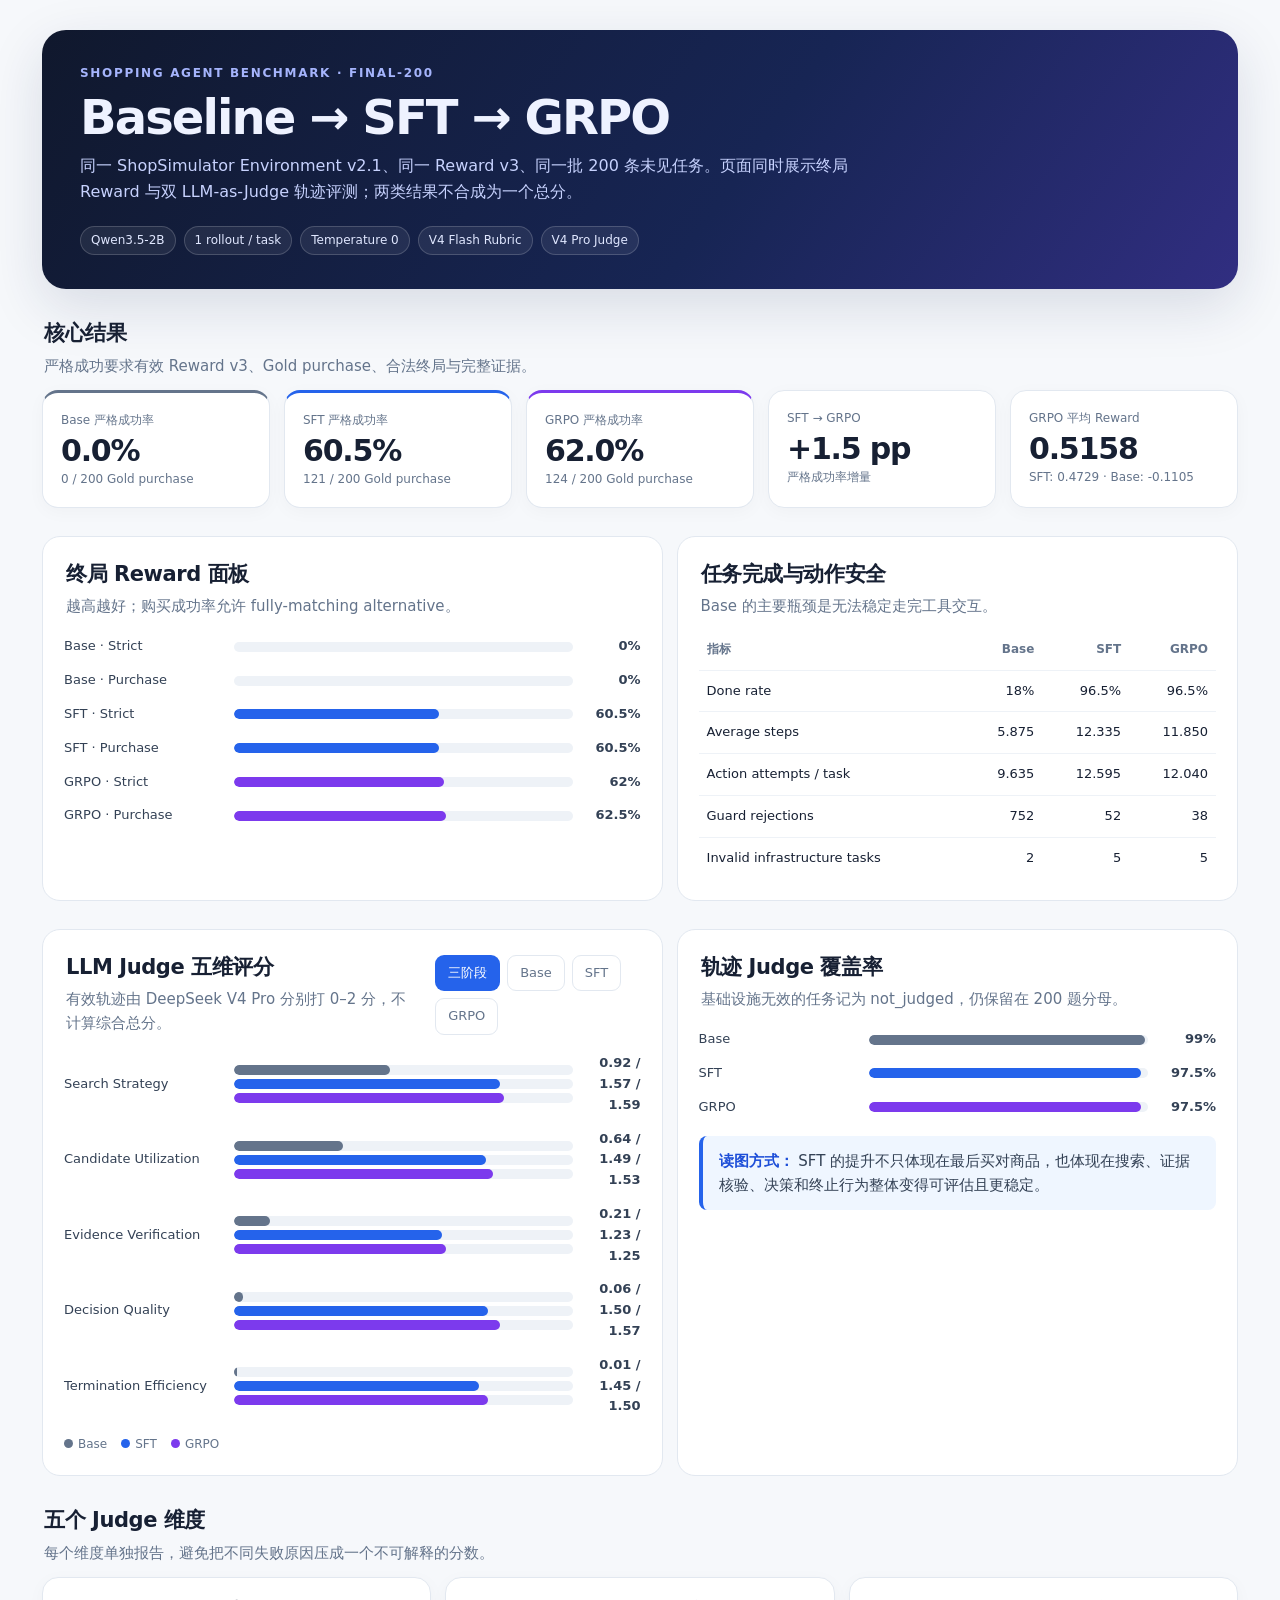
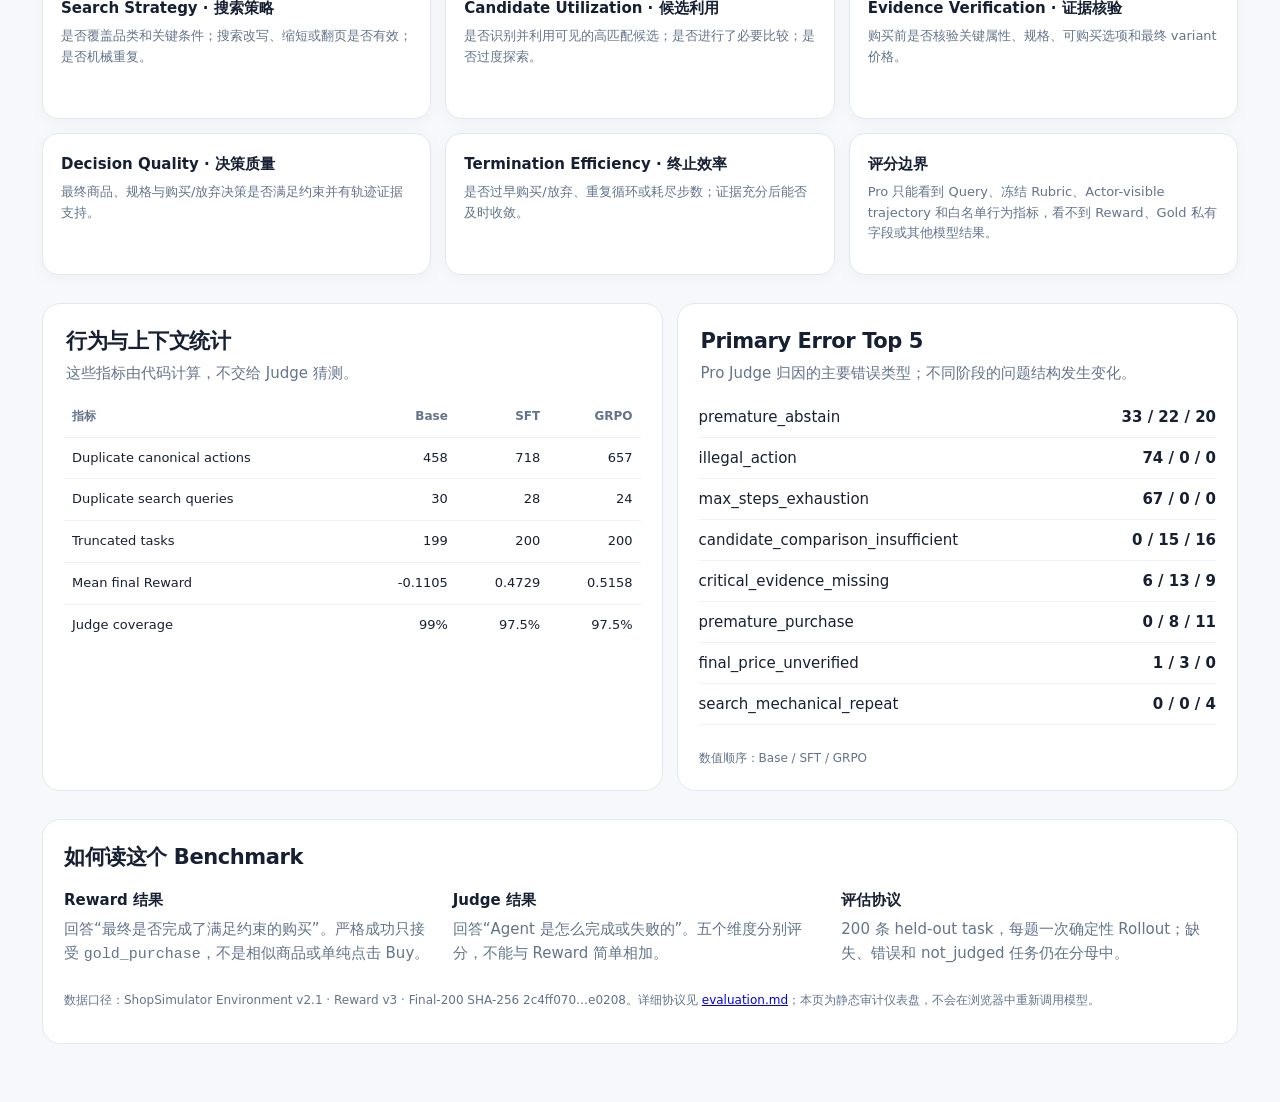
<file: upstream_reference/docs/evaluation-dashboard.html>
<!doctype html>
<html lang="zh-CN">
<head>
  <meta charset="utf-8">
  <meta name="viewport" content="width=device-width, initial-scale=1">
  <title>Shopping Agent · Final-200 Benchmark</title>
  <style>
    :root { --ink:#172033; --muted:#64748b; --line:#e2e8f0; --bg:#f6f8fb; --card:#fff; --base:#64748b; --sft:#2563eb; --grpo:#7c3aed; --good:#059669; --warn:#d97706; }
    * { box-sizing:border-box; }
    body { margin:0; background:var(--bg); color:var(--ink); font:15px/1.6 Inter, ui-sans-serif, system-ui, -apple-system, "Segoe UI", "Noto Sans SC", sans-serif; }
    .shell { max-width:1240px; margin:auto; padding:30px 22px 60px; }
    .hero { border-radius:24px; padding:34px 38px; color:#eef2ff; background:linear-gradient(125deg,#10182d,#172554 58%,#312e81); box-shadow:0 18px 55px #17255422; }
    .eyebrow { color:#a5b4fc; font-size:12px; font-weight:800; letter-spacing:.14em; text-transform:uppercase; }
    h1 { margin:8px 0 8px; font-size:clamp(29px,4vw,48px); line-height:1.12; letter-spacing:-.04em; }
    .hero p { max-width:790px; margin:0; color:#c7d2fe; font-size:16px; }
    .pills { display:flex; flex-wrap:wrap; gap:8px; margin-top:22px; }
    .pill { border:1px solid #ffffff2c; border-radius:999px; padding:4px 10px; color:#e0e7ff; background:#ffffff12; font-size:12px; }
    .section { margin-top:28px; }
    .section-head { display:flex; align-items:end; justify-content:space-between; gap:16px; margin:0 2px 12px; }
    h2 { margin:0; font-size:21px; letter-spacing:-.02em; }
    h3 { margin:0 0 5px; font-size:15px; }
    .sub { color:var(--muted); margin:3px 0 0; }
    .grid { display:grid; gap:14px; }
    .cards { grid-template-columns:repeat(5,minmax(0,1fr)); }
    .card { border:1px solid var(--line); border-radius:16px; padding:18px; background:var(--card); box-shadow:0 4px 18px #0f172a08; }
    .metric-label { color:var(--muted); font-size:12px; }
    .metric { margin:4px 0 1px; font-size:30px; line-height:1.15; font-weight:800; letter-spacing:-.04em; }
    .metric-note { color:var(--muted); font-size:12px; }
    .accent-base { border-top:3px solid var(--base); } .accent-sft { border-top:3px solid var(--sft); } .accent-grpo { border-top:3px solid var(--grpo); }
    .two { grid-template-columns:1.05fr .95fr; } .three { grid-template-columns:repeat(3,minmax(0,1fr)); }
    .panel { border:1px solid var(--line); border-radius:18px; padding:21px; background:var(--card); }
    .model-switch { display:flex; gap:7px; flex-wrap:wrap; }
    button { cursor:pointer; border:1px solid var(--line); border-radius:9px; padding:7px 12px; color:var(--muted); background:#fff; font:inherit; font-size:13px; }
    button.active { color:#fff; border-color:transparent; background:var(--sft); }
    button[data-model="base"].active { background:var(--base); } button[data-model="grpo"].active { background:var(--grpo); }
    .bars { display:grid; gap:13px; margin-top:18px; }
    .bar-row { display:grid; grid-template-columns:160px 1fr 58px; align-items:center; gap:10px; }
    .bar-label { color:#334155; font-size:13px; }
    .bar-track { height:10px; overflow:hidden; border-radius:99px; background:#eef2f7; }
    .bar-fill { width:0; height:100%; border-radius:99px; transition:width .9s cubic-bezier(.22,1,.36,1); }
    .bar-value { text-align:right; color:#334155; font-variant-numeric:tabular-nums; font-size:13px; font-weight:700; }
    .legend { display:flex; flex-wrap:wrap; gap:14px; color:var(--muted); font-size:12px; }
    .legend i { display:inline-block; width:9px; height:9px; border-radius:50%; margin-right:5px; }
    table { width:100%; border-collapse:collapse; font-variant-numeric:tabular-nums; }
    th,td { border-bottom:1px solid #eef2f7; padding:10px 8px; text-align:right; white-space:nowrap; }
    th:first-child,td:first-child { text-align:left; } th { color:var(--muted); font-size:12px; font-weight:700; } td { font-size:13px; }
    tr:last-child td { border-bottom:0; }
    .model-name { font-weight:750; } .dot { display:inline-block; width:8px; height:8px; margin-right:6px; border-radius:50%; }
    .base { background:var(--base); } .sft { background:var(--sft); } .grpo { background:var(--grpo); }
    .definition { min-height:142px; } .definition strong { display:block; margin-bottom:6px; }
    .definition p { margin:0; color:var(--muted); font-size:13px; }
    .callout { border-left:4px solid var(--sft); border-radius:8px; padding:13px 16px; color:#334155; background:#eff6ff; }
    .callout strong { color:#1d4ed8; }
    .foot { color:var(--muted); font-size:12px; margin-top:24px; }
    @media (max-width:950px) { .cards { grid-template-columns:repeat(2,1fr); } .two,.three { grid-template-columns:1fr; } }
    @media (max-width:570px) { .shell { padding:16px 12px 40px; } .hero { padding:25px 22px; border-radius:18px; } .cards { grid-template-columns:1fr 1fr; gap:9px; } .card { padding:13px; } .metric { font-size:25px; } .bar-row { grid-template-columns:112px 1fr 52px; gap:7px; } th,td { padding:8px 4px; font-size:11px; } }
  </style>
</head>
<body>
<main class="shell">
  <header class="hero">
    <div class="eyebrow">Shopping Agent Benchmark · Final-200</div>
    <h1>Baseline → SFT → GRPO</h1>
    <p>同一 ShopSimulator Environment v2.1、同一 Reward v3、同一批 200 条未见任务。页面同时展示终局 Reward 与双 LLM-as-Judge 轨迹评测；两类结果不合成为一个总分。</p>
    <div class="pills"><span class="pill">Qwen3.5-2B</span><span class="pill">1 rollout / task</span><span class="pill">Temperature 0</span><span class="pill">V4 Flash Rubric</span><span class="pill">V4 Pro Judge</span></div>
  </header>

  <section class="section">
    <div class="section-head"><div><h2>核心结果</h2><p class="sub">严格成功要求有效 Reward v3、Gold purchase、合法终局与完整证据。</p></div></div>
    <div class="grid cards">
      <div class="card accent-base"><div class="metric-label">Base 严格成功率</div><div class="metric">0.0%</div><div class="metric-note">0 / 200 Gold purchase</div></div>
      <div class="card accent-sft"><div class="metric-label">SFT 严格成功率</div><div class="metric">60.5%</div><div class="metric-note">121 / 200 Gold purchase</div></div>
      <div class="card accent-grpo"><div class="metric-label">GRPO 严格成功率</div><div class="metric">62.0%</div><div class="metric-note">124 / 200 Gold purchase</div></div>
      <div class="card"><div class="metric-label">SFT → GRPO</div><div class="metric">+1.5 pp</div><div class="metric-note">严格成功率增量</div></div>
      <div class="card"><div class="metric-label">GRPO 平均 Reward</div><div class="metric">0.5158</div><div class="metric-note">SFT: 0.4729 · Base: -0.1105</div></div>
    </div>
  </section>

  <section class="section grid two">
    <article class="panel"><div class="section-head"><div><h2>终局 Reward 面板</h2><p class="sub">越高越好；购买成功率允许 fully-matching alternative。</p></div></div><div id="reward-bars" class="bars"></div></article>
    <article class="panel"><div class="section-head"><div><h2>任务完成与动作安全</h2><p class="sub">Base 的主要瓶颈是无法稳定走完工具交互。</p></div></div><table><thead><tr><th>指标</th><th>Base</th><th>SFT</th><th>GRPO</th></tr></thead><tbody id="ops-table"></tbody></table></article>
  </section>

  <section class="section grid two">
    <article class="panel"><div class="section-head"><div><h2>LLM Judge 五维评分</h2><p class="sub">有效轨迹由 DeepSeek V4 Pro 分别打 0–2 分，不计算综合总分。</p></div><div class="model-switch" id="judge-switch"><button class="active" data-model="all">三阶段</button><button data-model="base">Base</button><button data-model="sft">SFT</button><button data-model="grpo">GRPO</button></div></div><div id="judge-bars" class="bars"></div><div class="legend" style="margin-top:18px"><span><i class="base"></i>Base</span><span><i class="sft"></i>SFT</span><span><i class="grpo"></i>GRPO</span></div></article>
    <article class="panel"><div class="section-head"><div><h2>轨迹 Judge 覆盖率</h2><p class="sub">基础设施无效的任务记为 not_judged，仍保留在 200 题分母。</p></div></div><div id="coverage-bars" class="bars"></div><div class="callout" style="margin-top:18px"><strong>读图方式：</strong> SFT 的提升不只体现在最后买对商品，也体现在搜索、证据核验、决策和终止行为整体变得可评估且更稳定。</div></article>
  </section>

  <section class="section"><div class="section-head"><div><h2>五个 Judge 维度</h2><p class="sub">每个维度单独报告，避免把不同失败原因压成一个不可解释的分数。</p></div></div><div class="grid three">
    <div class="card definition"><strong>Search Strategy · 搜索策略</strong><p>是否覆盖品类和关键条件；搜索改写、缩短或翻页是否有效；是否机械重复。</p></div>
    <div class="card definition"><strong>Candidate Utilization · 候选利用</strong><p>是否识别并利用可见的高匹配候选；是否进行了必要比较；是否过度探索。</p></div>
    <div class="card definition"><strong>Evidence Verification · 证据核验</strong><p>购买前是否核验关键属性、规格、可购买选项和最终 variant 价格。</p></div>
    <div class="card definition"><strong>Decision Quality · 决策质量</strong><p>最终商品、规格与购买/放弃决策是否满足约束并有轨迹证据支持。</p></div>
    <div class="card definition"><strong>Termination Efficiency · 终止效率</strong><p>是否过早购买/放弃、重复循环或耗尽步数；证据充分后能否及时收敛。</p></div>
    <div class="card definition"><strong>评分边界</strong><p>Pro 只能看到 Query、冻结 Rubric、Actor-visible trajectory 和白名单行为指标，看不到 Reward、Gold 私有字段或其他模型结果。</p></div>
  </div></section>

  <section class="section grid two">
    <article class="panel"><div class="section-head"><div><h2>行为与上下文统计</h2><p class="sub">这些指标由代码计算，不交给 Judge 猜测。</p></div></div><table><thead><tr><th>指标</th><th>Base</th><th>SFT</th><th>GRPO</th></tr></thead><tbody id="detail-table"></tbody></table></article>
    <article class="panel"><div class="section-head"><div><h2>Primary Error Top 5</h2><p class="sub">Pro Judge 归因的主要错误类型；不同阶段的问题结构发生变化。</p></div></div><div id="error-table"></div></article>
  </section>

  <section class="section panel"><h2>如何读这个 Benchmark</h2><div class="grid three" style="margin-top:14px"><div><h3>Reward 结果</h3><p class="sub">回答“最终是否完成了满足约束的购买”。严格成功只接受 <code>gold_purchase</code>，不是相似商品或单纯点击 Buy。</p></div><div><h3>Judge 结果</h3><p class="sub">回答“Agent 是怎么完成或失败的”。五个维度分别评分，不能与 Reward 简单相加。</p></div><div><h3>评估协议</h3><p class="sub">200 条 held-out task，每题一次确定性 Rollout；缺失、错误和 not_judged 任务仍在分母中。</p></div></div><p class="foot">数据口径：ShopSimulator Environment v2.1 · Reward v3 · Final-200 SHA-256 2c4ff070…e0208。详细协议见 <a href="evaluation.md">evaluation.md</a>；本页为静态审计仪表盘，不会在浏览器中重新调用模型。</p></section>
</main>
<script>
const D = {
  base: {name:'Base', color:'base', strict:0, purchase:0, reward:-0.1105, done:18.0, steps:5.875, attempts:9.635, guards:752, dup:458, searches:30, trunc:199, infra:2, coverage:99.0, judge:[.919,.641,.212,.056,.015], errors:{illegal_action:74,max_steps_exhaustion:67,premature_abstain:33,critical_evidence_missing:6,final_price_unverified:1}},
  sft: {name:'SFT', color:'sft', strict:60.5, purchase:60.5, reward:.4729, done:96.5, steps:12.335, attempts:12.595, guards:52, dup:718, searches:28, trunc:200, infra:5, coverage:97.5, judge:[1.569,1.487,1.226,1.503,1.446], errors:{premature_abstain:22,candidate_comparison_insufficient:15,critical_evidence_missing:13,premature_purchase:8,final_price_unverified:3}},
  grpo: {name:'GRPO', color:'grpo', strict:62.0, purchase:62.5, reward:.5158, done:96.5, steps:11.85, attempts:12.04, guards:38, dup:657, searches:24, trunc:200, infra:5, coverage:97.5, judge:[1.595,1.533,1.251,1.574,1.503], errors:{premature_abstain:20,candidate_comparison_insufficient:16,premature_purchase:11,critical_evidence_missing:9,search_mechanical_repeat:4}}
};
const judgeNames=['Search Strategy','Candidate Utilization','Evidence Verification','Decision Quality','Termination Efficiency'];
const pct=(x)=>`${Number(x).toFixed(x%1?1:0)}%`;
const num=(x)=>Number(x).toFixed(3).replace(/\.000$/,'');
function bar(label,value,max,color,suffix=''){return `<div class="bar-row"><div class="bar-label">${label}</div><div class="bar-track"><div class="bar-fill ${color}" style="width:${Math.max(0,Math.min(100,value/max*100))}%"></div></div><div class="bar-value">${suffix||num(value)}</div></div>`}
function render(){
  const ks=['base','sft','grpo'];
  document.querySelector('#reward-bars').innerHTML=ks.map(k=>bar(D[k].name+' · Strict',D[k].strict,100,D[k].color,pct(D[k].strict))+bar(D[k].name+' · Purchase',D[k].purchase,100,D[k].color,pct(D[k].purchase))).join('');
  const rows=[['Done rate',...ks.map(k=>pct(D[k].done))],['Average steps',...ks.map(k=>num(D[k].steps))],['Action attempts / task',...ks.map(k=>num(D[k].attempts))],['Guard rejections',...ks.map(k=>D[k].guards)],['Invalid infrastructure tasks',...ks.map(k=>D[k].infra)]];
  document.querySelector('#ops-table').innerHTML=rows.map(r=>`<tr><td>${r[0]}</td>${r.slice(1).map(x=>`<td>${x}</td>`).join('')}</tr>`).join('');
  const rows2=[['Duplicate canonical actions',...ks.map(k=>D[k].dup)],['Duplicate search queries',...ks.map(k=>D[k].searches)],['Truncated tasks',...ks.map(k=>D[k].trunc)],['Mean final Reward',...ks.map(k=>D[k].reward)],['Judge coverage',...ks.map(k=>pct(D[k].coverage))]];
  document.querySelector('#detail-table').innerHTML=rows2.map(r=>`<tr><td>${r[0]}</td>${r.slice(1).map(x=>`<td>${x}</td>`).join('')}</tr>`).join('');
  const chosen=document.querySelector('#judge-switch button.active').dataset.model;
  if(chosen==='all') document.querySelector('#judge-bars').innerHTML=judgeNames.map((n,i)=>`<div class="bar-row"><div class="bar-label">${n}</div><div style="display:grid;gap:4px">${ks.map(k=>`<div class="bar-track"><div class="bar-fill ${D[k].color}" style="width:${D[k].judge[i]/2*100}%"></div></div>`).join('')}</div><div class="bar-value">${ks.map(k=>D[k].judge[i].toFixed(2)).join(' / ')}</div></div>`).join('');
  else document.querySelector('#judge-bars').innerHTML=judgeNames.map((n,i)=>bar(n,D[chosen].judge[i],2,D[chosen].color,D[chosen].judge[i].toFixed(2)+' / 2')).join('');
  document.querySelector('#coverage-bars').innerHTML=ks.map(k=>bar(D[k].name,D[k].coverage,100,D[k].color,pct(D[k].coverage))).join('');
  const totals={}; ks.forEach(k=>Object.entries(D[k].errors).forEach(([e,n])=>totals[e]=(totals[e]||0)+n));
  const top=Object.keys(totals).sort((a,b)=>totals[b]-totals[a]).slice(0,8);
  document.querySelector('#error-table').innerHTML=top.map(e=>`<div style="display:flex;justify-content:space-between;border-bottom:1px solid #eef2f7;padding:8px 0"><span>${e}</span><strong>${ks.map(k=>D[k].errors[e]||0).join(' / ')}</strong></div>`).join('')+'<div class="foot">数值顺序：Base / SFT / GRPO</div>';
}
document.querySelectorAll('#judge-switch button').forEach(b=>b.addEventListener('click',()=>{document.querySelectorAll('#judge-switch button').forEach(x=>x.classList.remove('active'));b.classList.add('active');render()}));
render();
</script>
</body>
</html>
</file>
